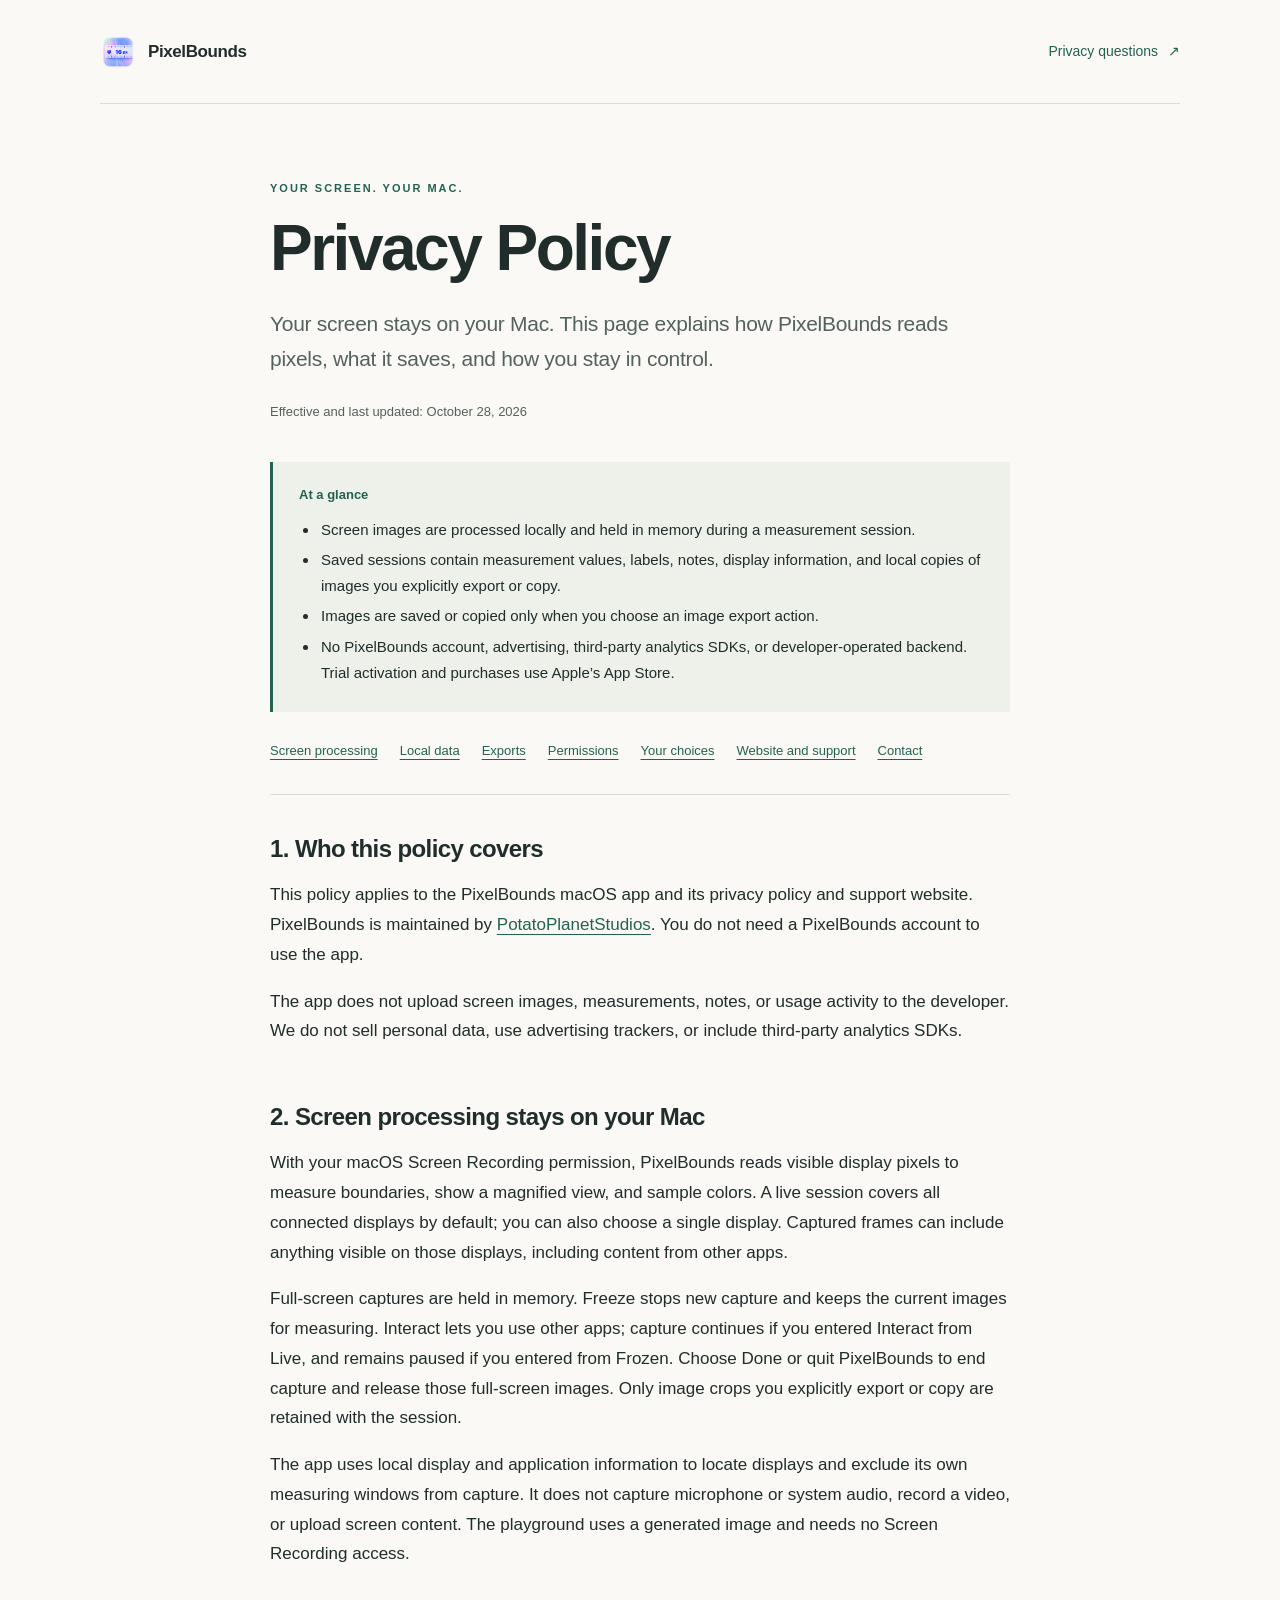
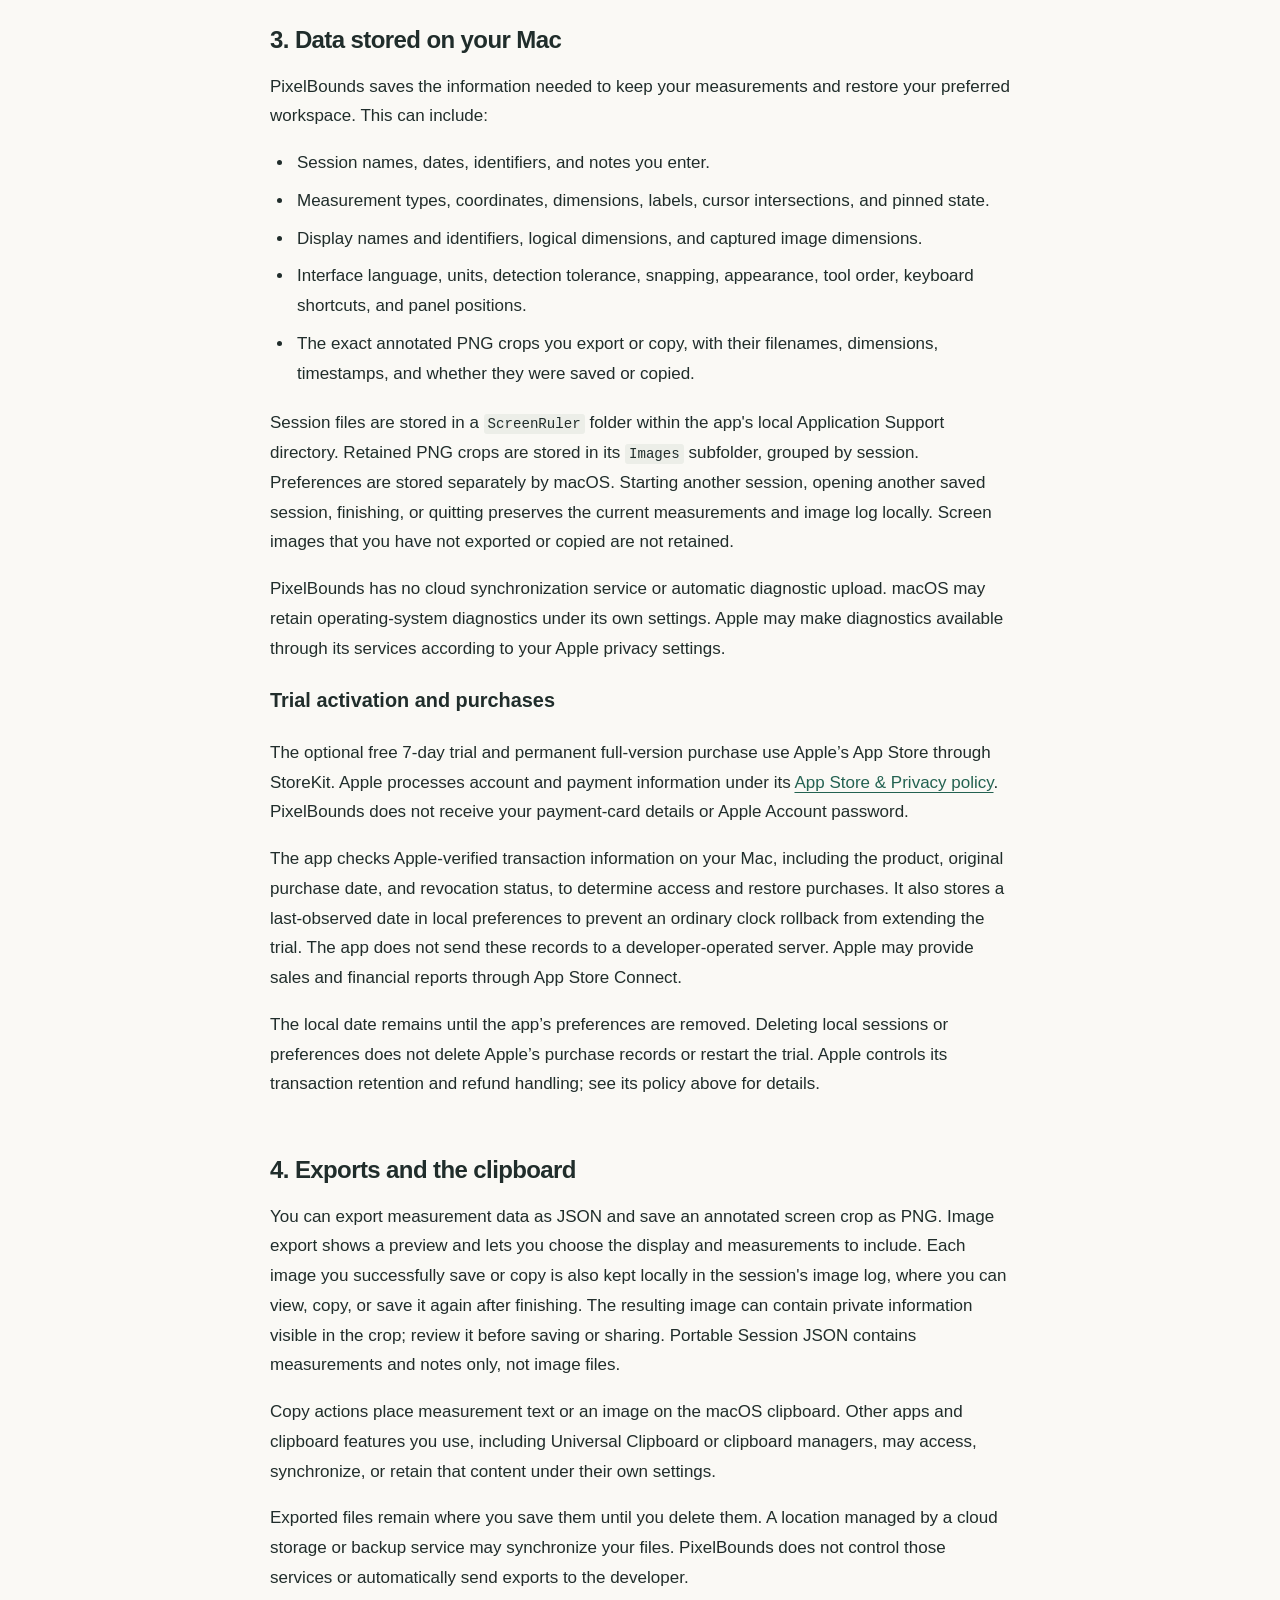
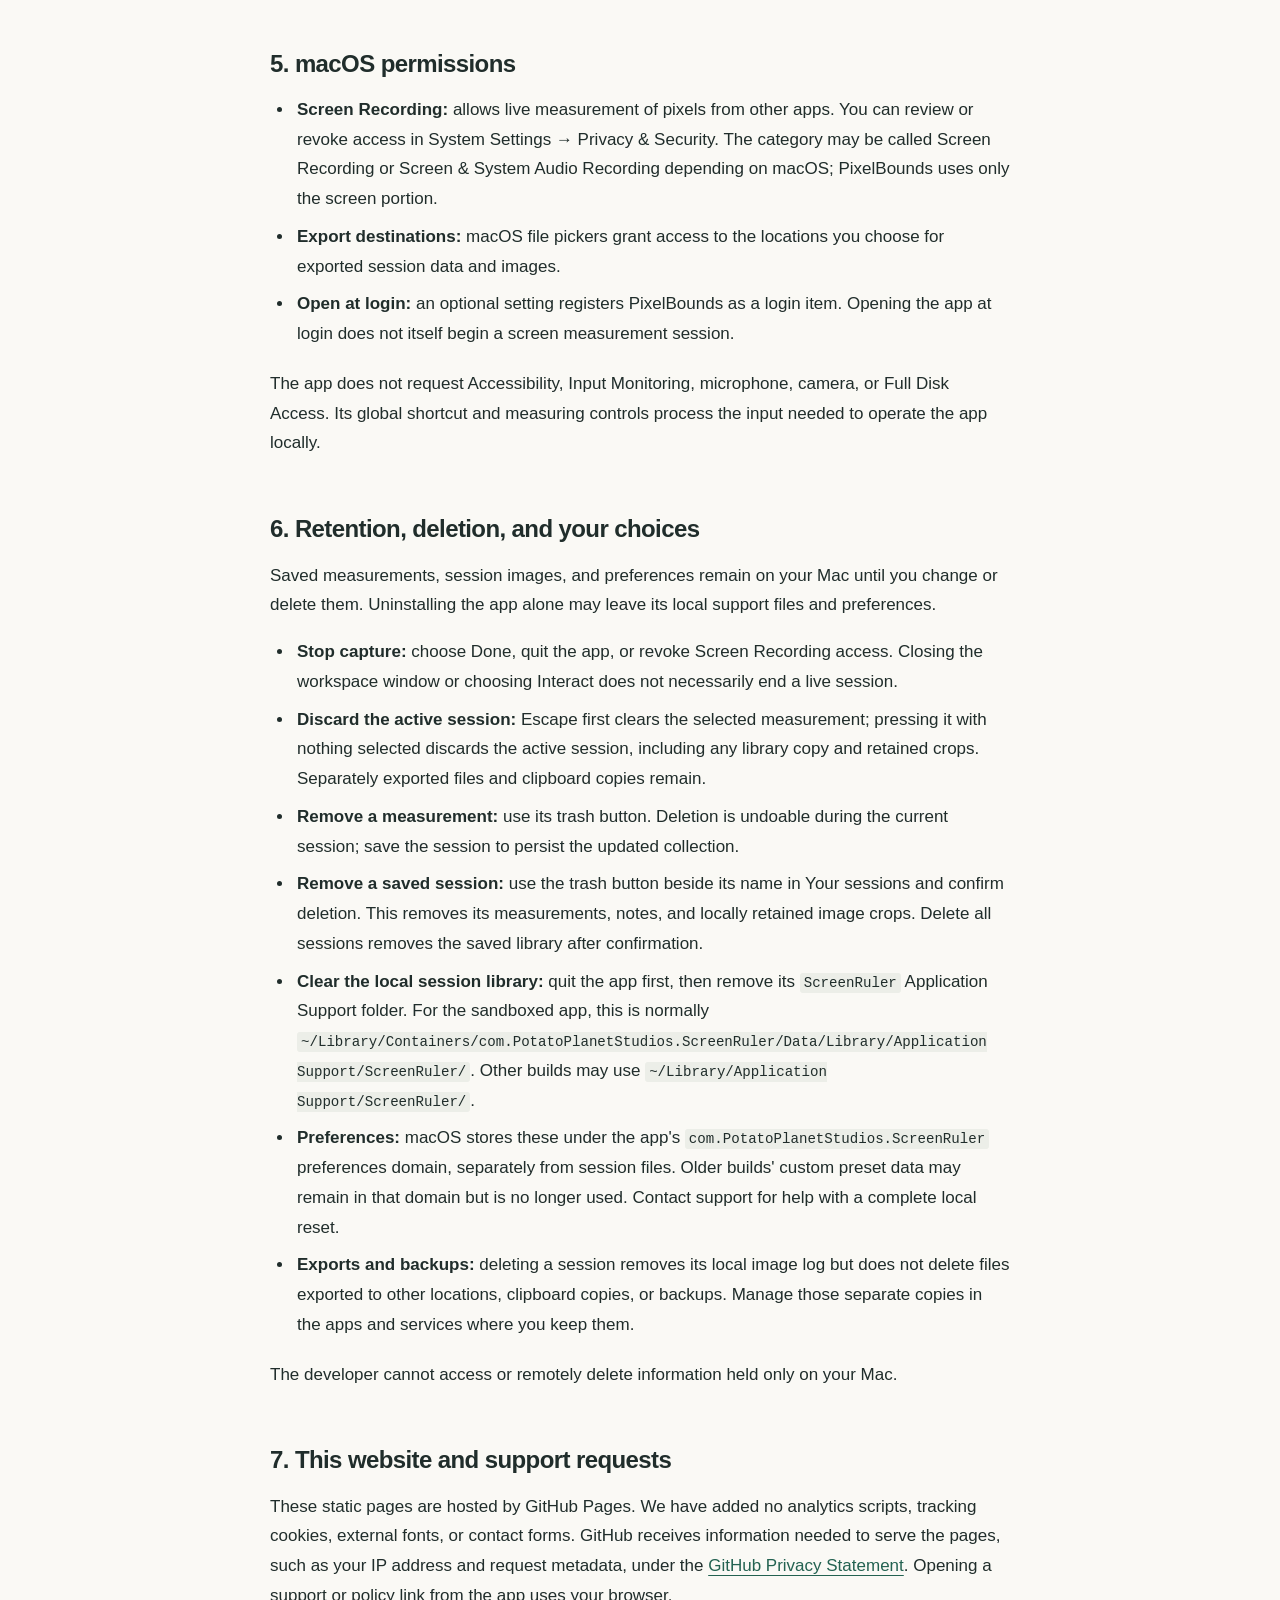
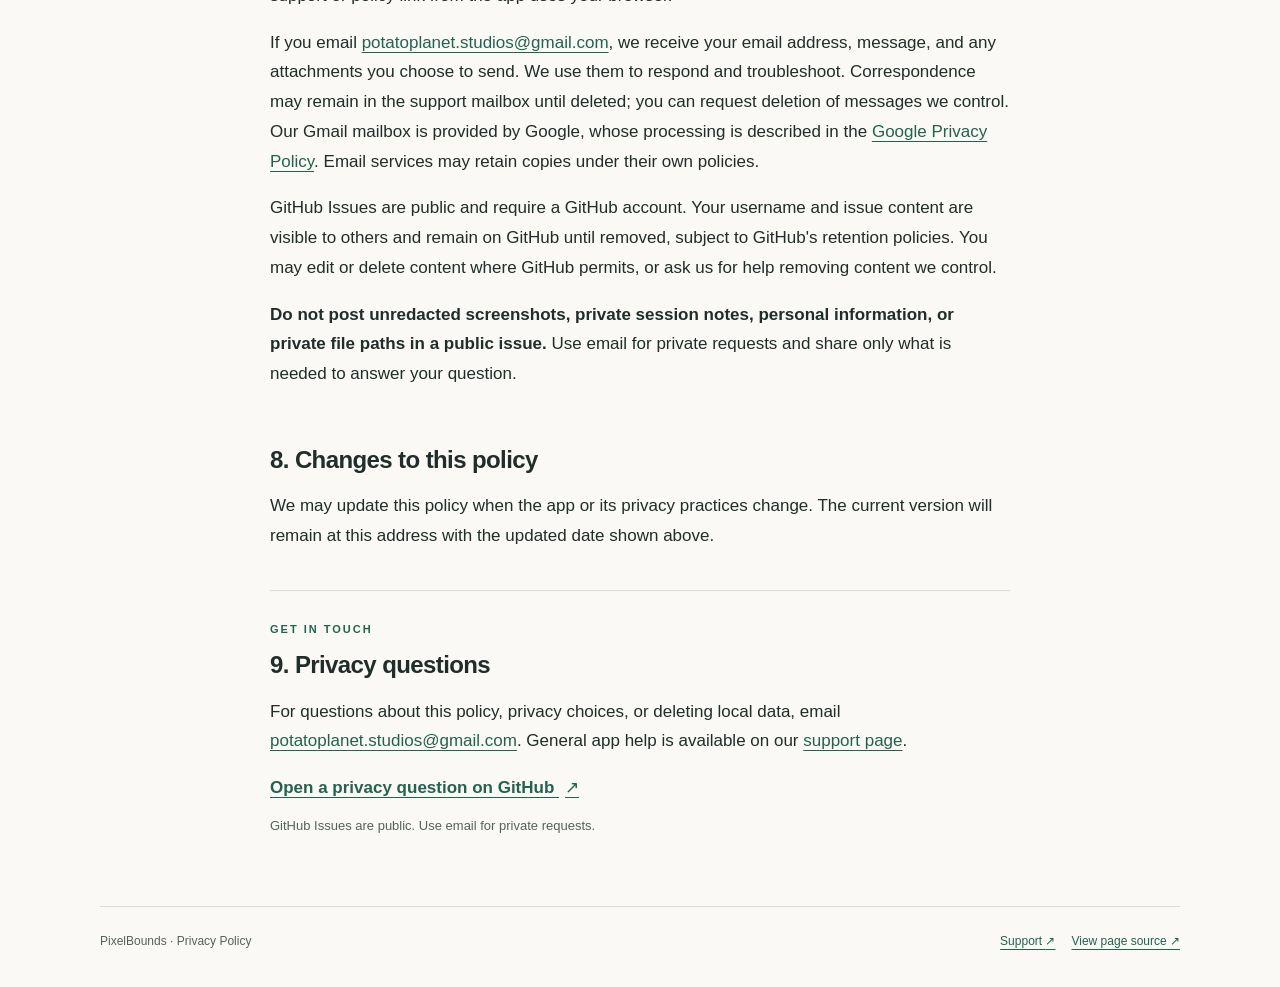
<file: index.html>
<!doctype html>
<html lang="en">
  <head>
    <meta charset="utf-8">
    <meta name="viewport" content="width=device-width, initial-scale=1">
    <meta name="description" content="PixelBounds privacy policy: local screen processing, saved measurements, image exports, permissions, and your privacy choices.">
    <meta name="color-scheme" content="light">
    <title>Privacy Policy · PixelBounds</title>
    <link rel="canonical" href="https://potatoplaneta.github.io/screen-ruler-privacy/">
    <link rel="icon" type="image/png" sizes="32x32" href="favicon-32.png?v=ruler-16px-20261022">
    <link rel="icon" type="image/png" sizes="16x16" href="favicon-16.png?v=ruler-16px-20261022">
    <link rel="stylesheet" href="styles.css">
  </head>
  <body>
    <a class="skip-link" href="#policy">Skip to privacy policy</a>
    <header class="site-header">
      <a class="brand" href="./" aria-label="PixelBounds privacy policy home">
        <img src="app-icon.png?v=ruler-16px-20261022" srcset="app-icon.png?v=ruler-16px-20261022 1x, app-icon-512.png?v=ruler-16px-20261022 2x" alt="" width="36" height="36">
        <span>PixelBounds</span>
      </a>
      <a class="header-link" href="#contact">Privacy questions <span aria-hidden="true">↗</span></a>
    </header>
    <main id="policy">
      <div class="introduction">
        <p class="eyebrow">YOUR SCREEN. YOUR MAC.</p>
        <h1>Privacy Policy</h1>
        <p class="lead">Your screen stays on your Mac. This page explains how PixelBounds reads pixels, what it saves, and how you stay in control.</p>
        <p class="updated">Effective and last updated: <time datetime="2026-10-28">October 28, 2026</time></p>
      </div>
      <aside class="overview" aria-label="Privacy at a glance">
        <p>At a glance</p>
        <ul>
          <li>Screen images are processed locally and held in memory during a measurement session.</li>
          <li>Saved sessions contain measurement values, labels, notes, display information, and local copies of images you explicitly export or copy.</li>
          <li>Images are saved or copied only when you choose an image export action.</li>
          <li>No PixelBounds account, advertising, third-party analytics SDKs, or developer-operated backend. Trial activation and purchases use Apple’s App Store.</li>
        </ul>
      </aside>
      <nav class="contents" aria-label="Policy sections">
        <a href="#screen">Screen processing</a>
        <a href="#local-data">Local data</a>
        <a href="#exports">Exports</a>
        <a href="#permissions">Permissions</a>
        <a href="#your-choices">Your choices</a>
        <a href="#website">Website and support</a>
        <a href="#contact">Contact</a>
      </nav>
      <section id="scope">
        <h2>1. Who this policy covers</h2>
        <p>This policy applies to the PixelBounds macOS app and its privacy policy and support website. PixelBounds is maintained by <a href="https://github.com/potatoplaneta">PotatoPlanetStudios</a>. You do not need a PixelBounds account to use the app.</p>
        <p>The app does not upload screen images, measurements, notes, or usage activity to the developer. We do not sell personal data, use advertising trackers, or include third-party analytics SDKs.</p>
      </section>
      <section id="screen">
        <h2>2. Screen processing stays on your Mac</h2>
        <p>With your macOS Screen Recording permission, PixelBounds reads visible display pixels to measure boundaries, show a magnified view, and sample colors. A live session covers all connected displays by default; you can also choose a single display. Captured frames can include anything visible on those displays, including content from other apps.</p>
        <p>Full-screen captures are held in memory. Freeze stops new capture and keeps the current images for measuring. Interact lets you use other apps; capture continues if you entered Interact from Live, and remains paused if you entered from Frozen. Choose Done or quit PixelBounds to end capture and release those full-screen images. Only image crops you explicitly export or copy are retained with the session.</p>
        <p>The app uses local display and application information to locate displays and exclude its own measuring windows from capture. It does not capture microphone or system audio, record a video, or upload screen content. The playground uses a generated image and needs no Screen Recording access.</p>
      </section>
      <section id="local-data">
        <h2>3. Data stored on your Mac</h2>
        <p>PixelBounds saves the information needed to keep your measurements and restore your preferred workspace. This can include:</p>
        <ul>
          <li>Session names, dates, identifiers, and notes you enter.</li>
          <li>Measurement types, coordinates, dimensions, labels, cursor intersections, and pinned state.</li>
          <li>Display names and identifiers, logical dimensions, and captured image dimensions.</li>
          <li>Interface language, units, detection tolerance, snapping, appearance, tool order, keyboard shortcuts, and panel positions.</li>
          <li>The exact annotated PNG crops you export or copy, with their filenames, dimensions, timestamps, and whether they were saved or copied.</li>
        </ul>
        <p>Session files are stored in a <code>ScreenRuler</code> folder within the app's local Application Support directory. Retained PNG crops are stored in its <code>Images</code> subfolder, grouped by session. Preferences are stored separately by macOS. Starting another session, opening another saved session, finishing, or quitting preserves the current measurements and image log locally. Screen images that you have not exported or copied are not retained.</p>
        <p>PixelBounds has no cloud synchronization service or automatic diagnostic upload. macOS may retain operating-system diagnostics under its own settings. Apple may make diagnostics available through its services according to your Apple privacy settings.</p>
        <h3>Trial activation and purchases</h3>
        <p>The optional free 7-day trial and permanent full-version purchase use Apple’s App Store through StoreKit. Apple processes account and payment information under its <a href="https://www.apple.com/legal/privacy/data/en/app-store/">App Store &amp; Privacy policy</a>. PixelBounds does not receive your payment-card details or Apple Account password.</p>
        <p>The app checks Apple-verified transaction information on your Mac, including the product, original purchase date, and revocation status, to determine access and restore purchases. It also stores a last-observed date in local preferences to prevent an ordinary clock rollback from extending the trial. The app does not send these records to a developer-operated server. Apple may provide sales and financial reports through App Store Connect.</p>
        <p>The local date remains until the app’s preferences are removed. Deleting local sessions or preferences does not delete Apple’s purchase records or restart the trial. Apple controls its transaction retention and refund handling; see its policy above for details.</p>
      </section>
      <section id="exports">
        <h2>4. Exports and the clipboard</h2>
        <p>You can export measurement data as JSON and save an annotated screen crop as PNG. Image export shows a preview and lets you choose the display and measurements to include. Each image you successfully save or copy is also kept locally in the session's image log, where you can view, copy, or save it again after finishing. The resulting image can contain private information visible in the crop; review it before saving or sharing. Portable Session JSON contains measurements and notes only, not image files.</p>
        <p>Copy actions place measurement text or an image on the macOS clipboard. Other apps and clipboard features you use, including Universal Clipboard or clipboard managers, may access, synchronize, or retain that content under their own settings.</p>
        <p>Exported files remain where you save them until you delete them. A location managed by a cloud storage or backup service may synchronize your files. PixelBounds does not control those services or automatically send exports to the developer.</p>
      </section>
      <section id="permissions">
        <h2>5. macOS permissions</h2>
        <ul>
          <li><strong>Screen Recording:</strong> allows live measurement of pixels from other apps. You can review or revoke access in System Settings → Privacy &amp; Security. The category may be called Screen Recording or Screen &amp; System Audio Recording depending on macOS; PixelBounds uses only the screen portion.</li>
          <li><strong>Export destinations:</strong> macOS file pickers grant access to the locations you choose for exported session data and images.</li>
          <li><strong>Open at login:</strong> an optional setting registers PixelBounds as a login item. Opening the app at login does not itself begin a screen measurement session.</li>
        </ul>
        <p>The app does not request Accessibility, Input Monitoring, microphone, camera, or Full Disk Access. Its global shortcut and measuring controls process the input needed to operate the app locally.</p>
      </section>
      <section id="your-choices">
        <h2>6. Retention, deletion, and your choices</h2>
        <p>Saved measurements, session images, and preferences remain on your Mac until you change or delete them. Uninstalling the app alone may leave its local support files and preferences.</p>
        <ul>
          <li><strong>Stop capture:</strong> choose Done, quit the app, or revoke Screen Recording access. Closing the workspace window or choosing Interact does not necessarily end a live session.</li>
          <li><strong>Discard the active session:</strong> Escape first clears the selected measurement; pressing it with nothing selected discards the active session, including any library copy and retained crops. Separately exported files and clipboard copies remain.</li>
          <li><strong>Remove a measurement:</strong> use its trash button. Deletion is undoable during the current session; save the session to persist the updated collection.</li>
          <li><strong>Remove a saved session:</strong> use the trash button beside its name in Your sessions and confirm deletion. This removes its measurements, notes, and locally retained image crops. Delete all sessions removes the saved library after confirmation.</li>
          <li><strong>Clear the local session library:</strong> quit the app first, then remove its <code>ScreenRuler</code> Application Support folder. For the sandboxed app, this is normally <code>~/Library/Containers/com.PotatoPlanetStudios.ScreenRuler/Data/Library/Application Support/ScreenRuler/</code>. Other builds may use <code>~/Library/Application Support/ScreenRuler/</code>.</li>
          <li><strong>Preferences:</strong> macOS stores these under the app's <code>com.PotatoPlanetStudios.ScreenRuler</code> preferences domain, separately from session files. Older builds' custom preset data may remain in that domain but is no longer used. Contact support for help with a complete local reset.</li>
          <li><strong>Exports and backups:</strong> deleting a session removes its local image log but does not delete files exported to other locations, clipboard copies, or backups. Manage those separate copies in the apps and services where you keep them.</li>
        </ul>
        <p>The developer cannot access or remotely delete information held only on your Mac.</p>
      </section>
      <section id="website">
        <h2>7. This website and support requests</h2>
        <p>These static pages are hosted by GitHub Pages. We have added no analytics scripts, tracking cookies, external fonts, or contact forms. GitHub receives information needed to serve the pages, such as your IP address and request metadata, under the <a href="https://docs.github.com/en/site-policy/privacy-policies/github-general-privacy-statement">GitHub Privacy Statement</a>. Opening a support or policy link from the app uses your browser.</p>
        <p>If you email <a href="mailto:potatoplanet.studios@gmail.com">potatoplanet.studios@gmail.com</a>, we receive your email address, message, and any attachments you choose to send. We use them to respond and troubleshoot. Correspondence may remain in the support mailbox until deleted; you can request deletion of messages we control. Our Gmail mailbox is provided by Google, whose processing is described in the <a href="https://policies.google.com/privacy">Google Privacy Policy</a>. Email services may retain copies under their own policies.</p>
        <p>GitHub Issues are public and require a GitHub account. Your username and issue content are visible to others and remain on GitHub until removed, subject to GitHub's retention policies. You may edit or delete content where GitHub permits, or ask us for help removing content we control.</p>
        <p><strong>Do not post unredacted screenshots, private session notes, personal information, or private file paths in a public issue.</strong> Use email for private requests and share only what is needed to answer your question.</p>
      </section>
      <section id="changes">
        <h2>8. Changes to this policy</h2>
        <p>We may update this policy when the app or its privacy practices change. The current version will remain at this address with the updated date shown above.</p>
      </section>
      <section id="contact" class="contact">
        <p class="eyebrow">GET IN TOUCH</p>
        <h2>9. Privacy questions</h2>
        <p>For questions about this policy, privacy choices, or deleting local data, email <a href="mailto:potatoplanet.studios@gmail.com?subject=PixelBounds%20privacy">potatoplanet.studios@gmail.com</a>. General app help is available on our <a href="support.html">support page</a>.</p>
        <a class="contact-link" href="https://github.com/potatoplaneta/screen-ruler-privacy/issues/new?title=Privacy%20question">Open a privacy question on GitHub <span aria-hidden="true">↗</span></a>
        <p class="contact-note">GitHub Issues are public. Use email for private requests.</p>
      </section>
    </main>
    <footer class="site-footer">
      <span>PixelBounds · Privacy Policy</span>
      <div class="footer-links">
        <a href="support.html">Support <span aria-hidden="true">↗</span></a>
        <a href="https://github.com/potatoplaneta/screen-ruler-privacy">View page source <span aria-hidden="true">↗</span></a>
      </div>
    </footer>
  </body>
</html>
</file>
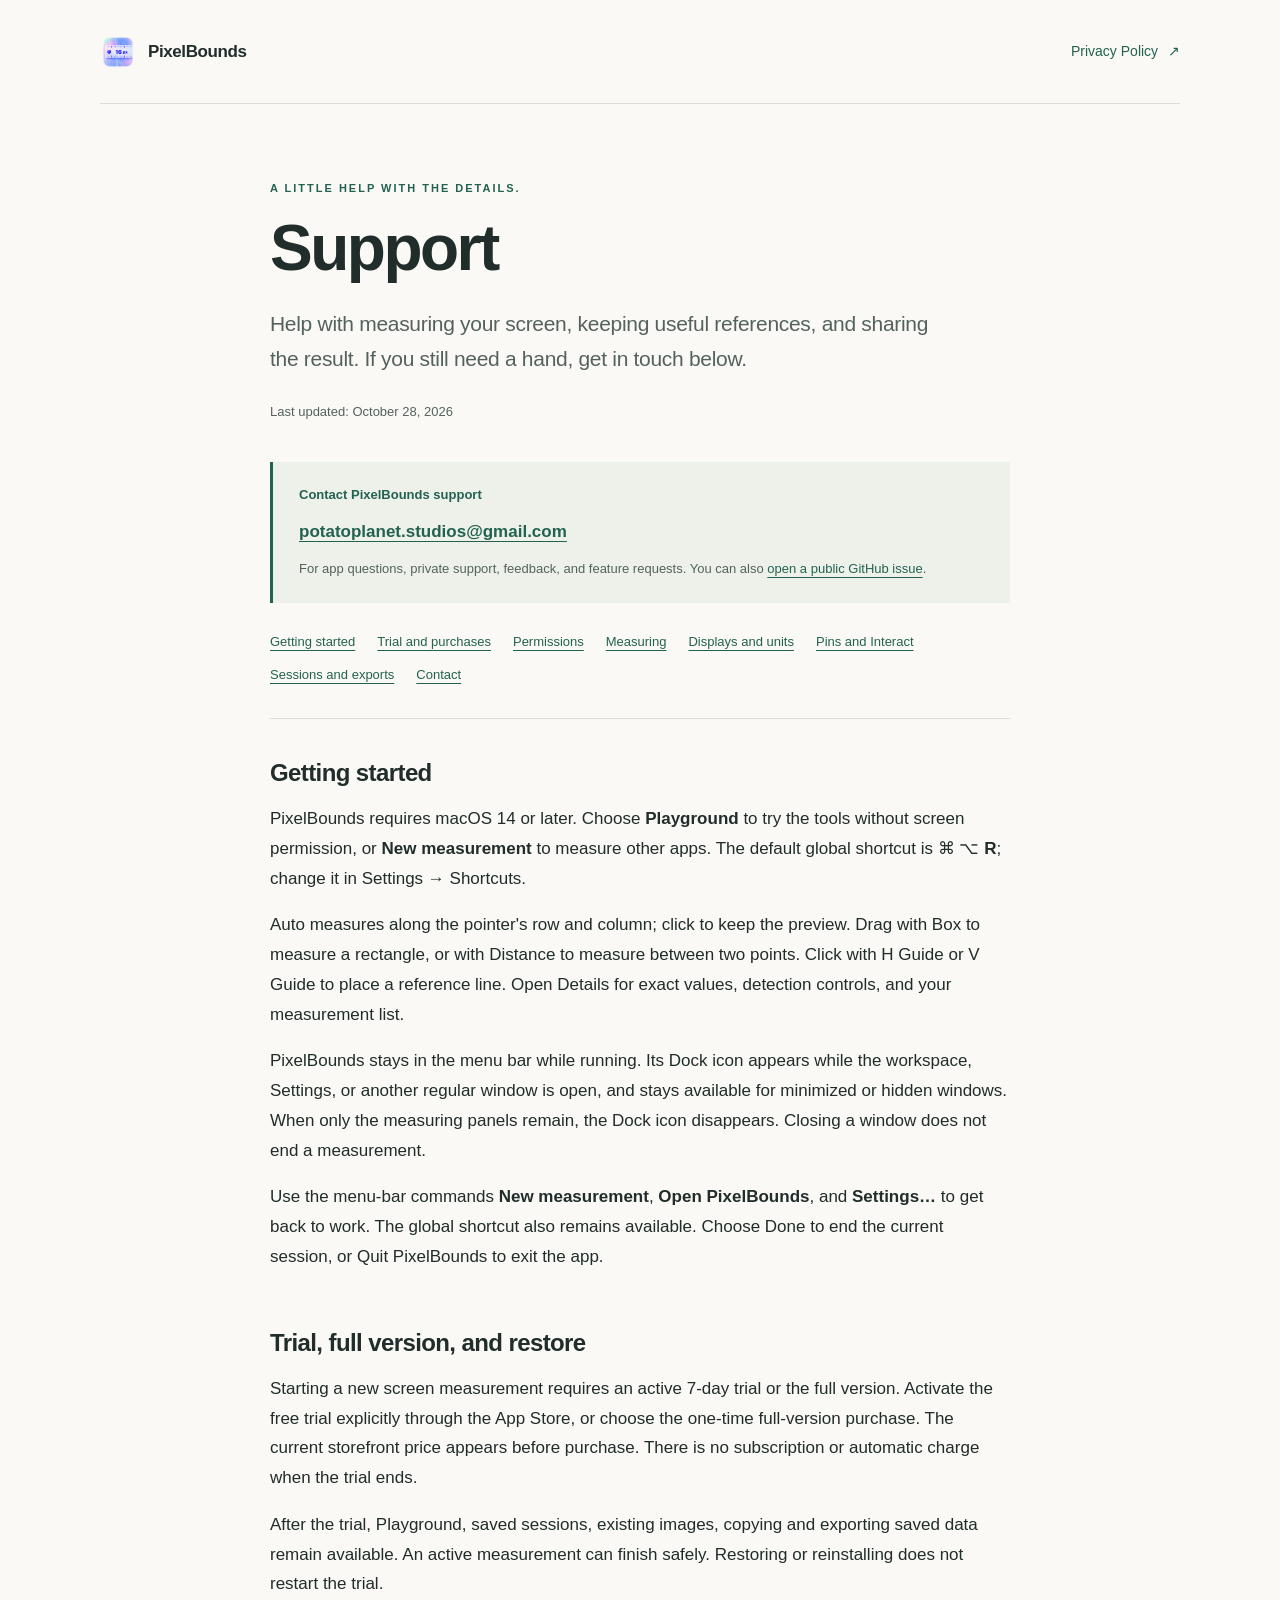
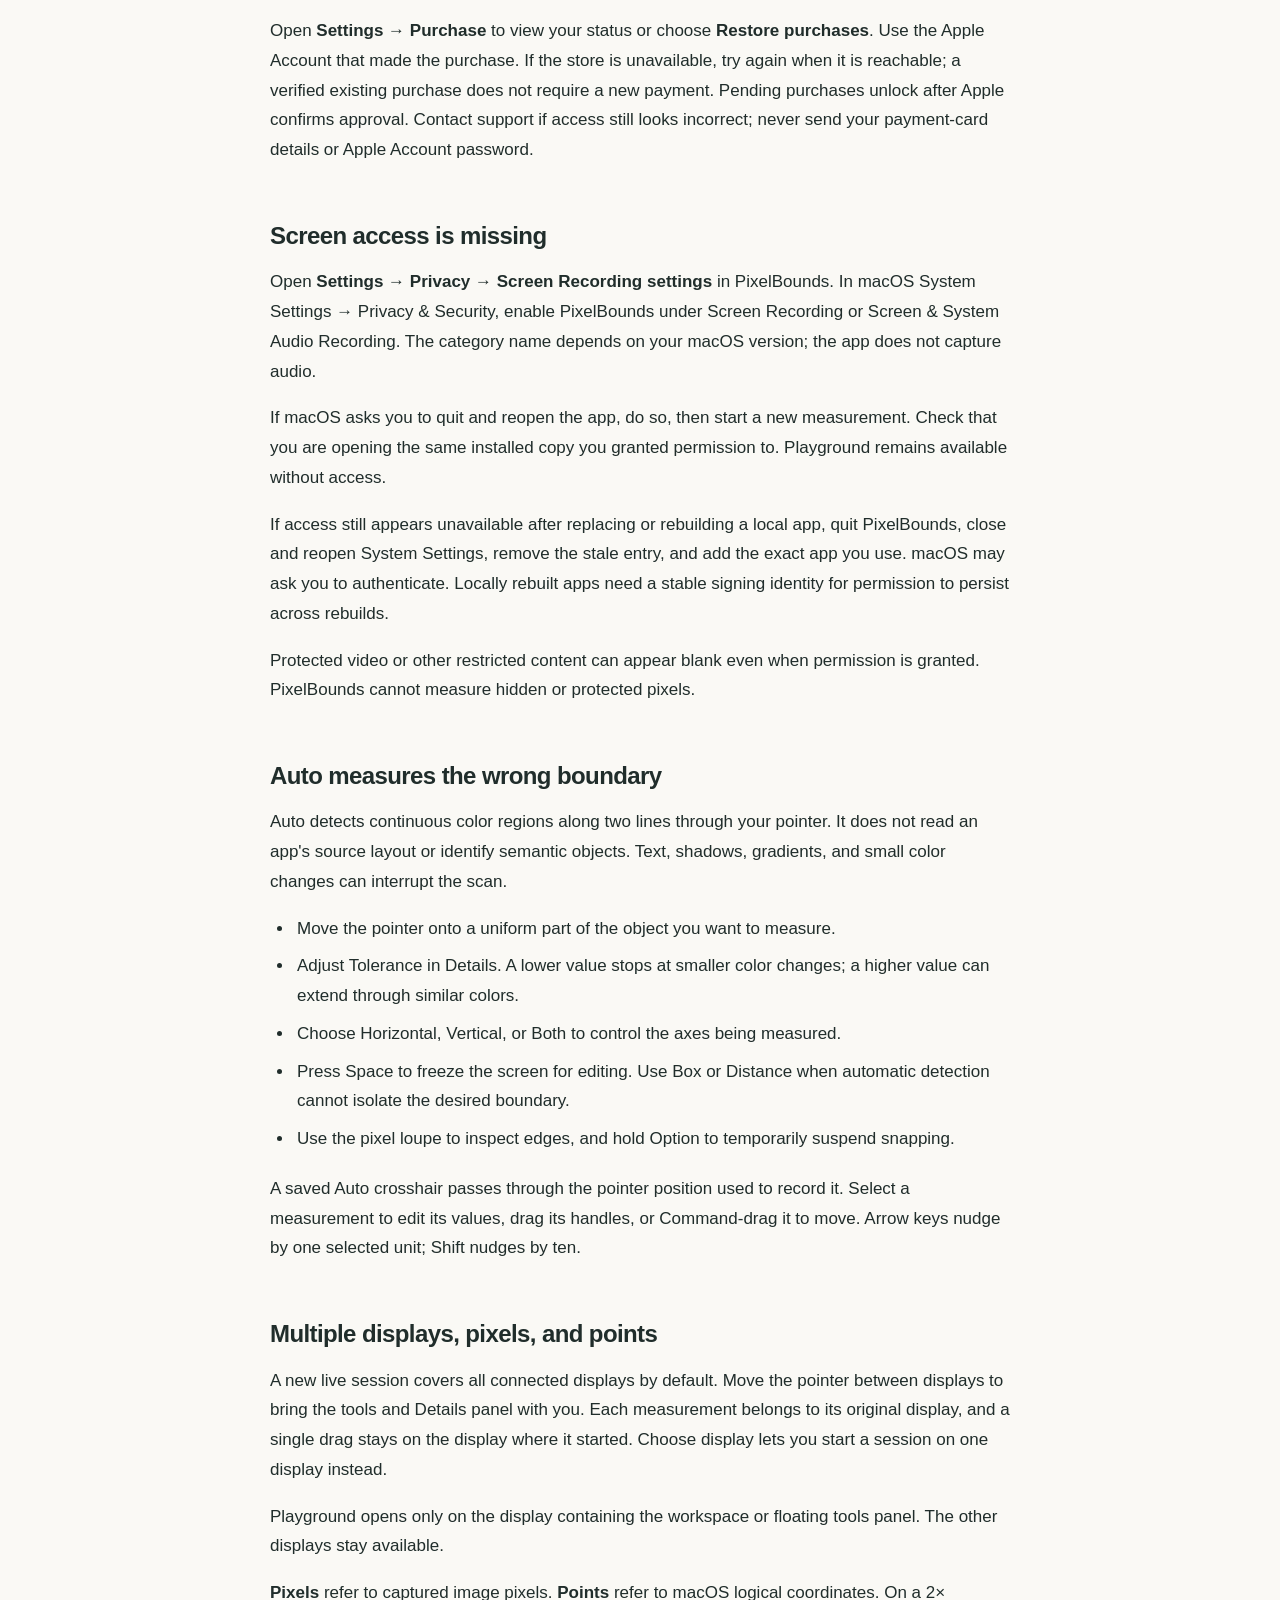
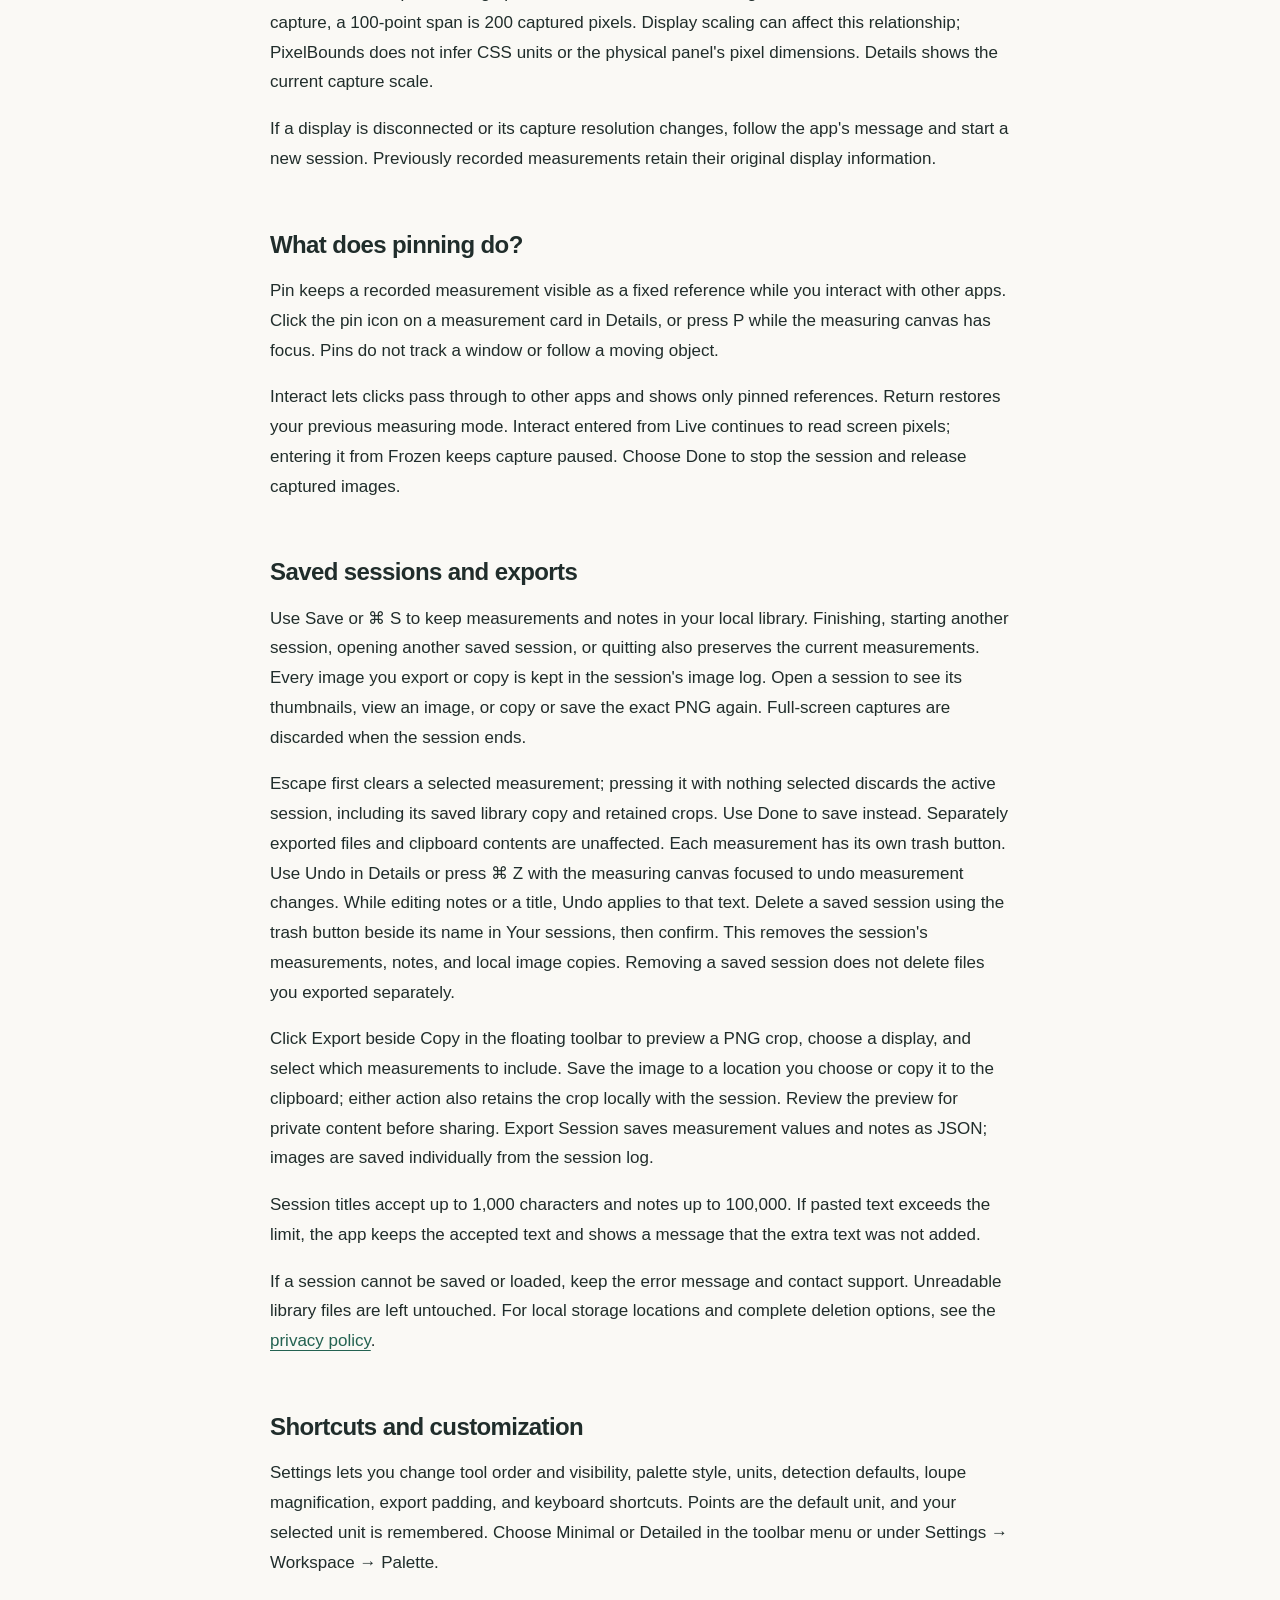
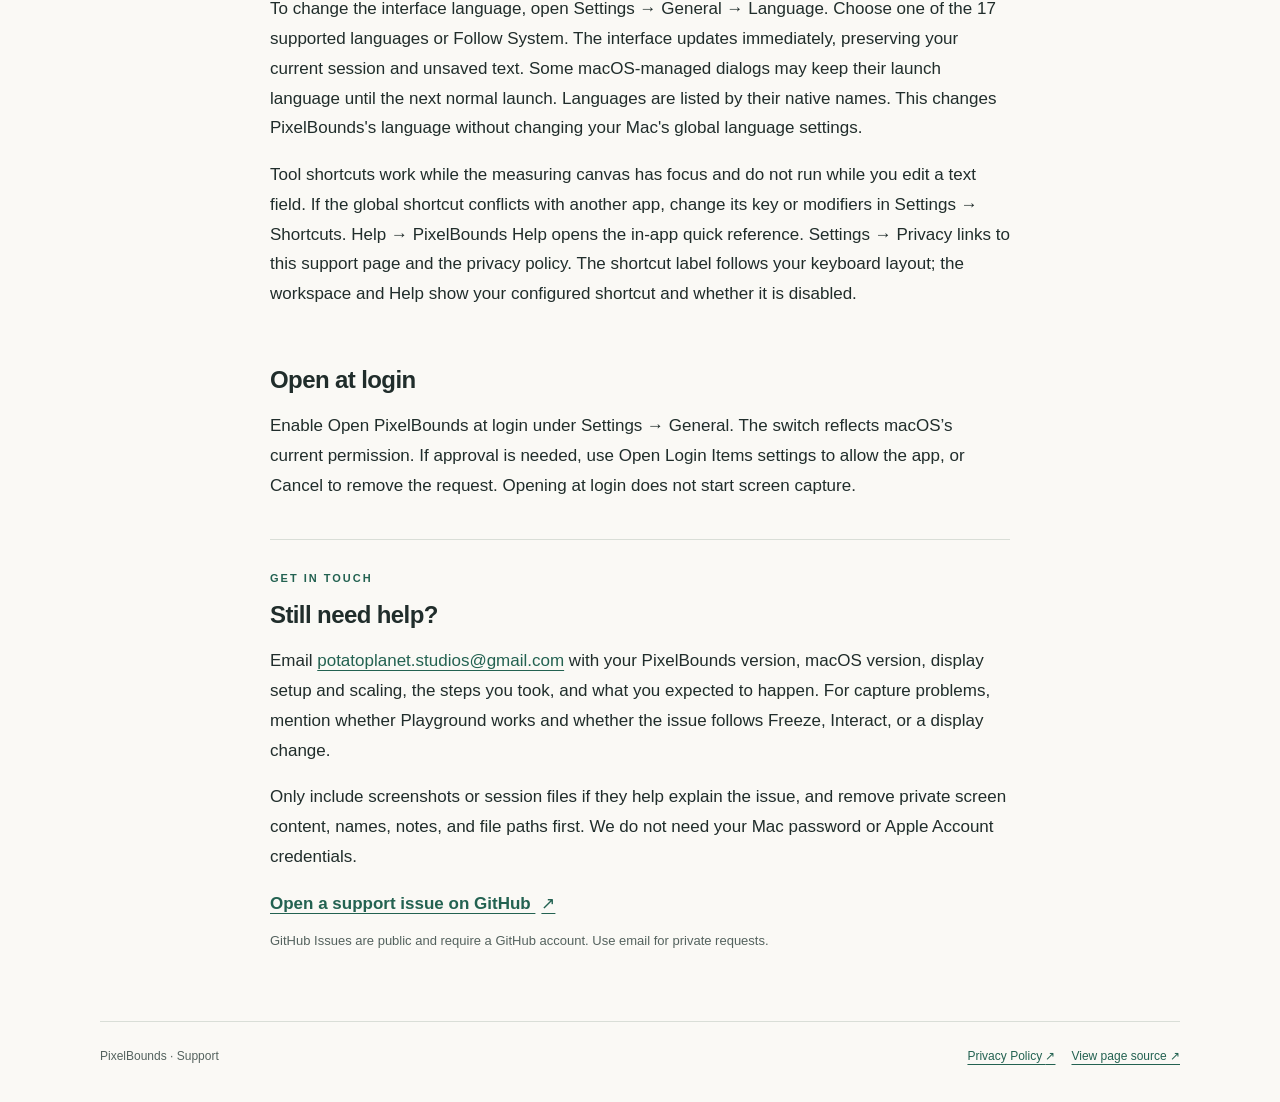
<file: support.html>
<!doctype html>
<html lang="en">
  <head>
    <meta charset="utf-8">
    <meta name="viewport" content="width=device-width, initial-scale=1">
    <meta name="description" content="Get help with PixelBounds for macOS: screen permissions, automatic measurements, multiple displays, pins, saved sessions, and exports.">
    <meta name="color-scheme" content="light">
    <title>Support · PixelBounds</title>
    <link rel="canonical" href="https://potatoplaneta.github.io/screen-ruler-privacy/support.html">
    <link rel="icon" type="image/png" sizes="32x32" href="favicon-32.png?v=ruler-16px-20261022">
    <link rel="icon" type="image/png" sizes="16x16" href="favicon-16.png?v=ruler-16px-20261022">
    <link rel="stylesheet" href="styles.css">
  </head>
  <body>
    <a class="skip-link" href="#support">Skip to support</a>
    <header class="site-header">
      <a class="brand" href="./" aria-label="PixelBounds privacy policy home">
        <img src="app-icon.png?v=ruler-16px-20261022" srcset="app-icon.png?v=ruler-16px-20261022 1x, app-icon-512.png?v=ruler-16px-20261022 2x" alt="" width="36" height="36">
        <span>PixelBounds</span>
      </a>
      <a class="header-link" href="./">Privacy Policy <span aria-hidden="true">↗</span></a>
    </header>
    <main id="support">
      <div class="introduction">
        <p class="eyebrow">A LITTLE HELP WITH THE DETAILS.</p>
        <h1>Support</h1>
        <p class="lead">Help with measuring your screen, keeping useful references, and sharing the result. If you still need a hand, get in touch below.</p>
        <p class="updated">Last updated: <time datetime="2026-10-28">October 28, 2026</time></p>
      </div>
      <aside class="overview" aria-label="Contact support">
        <p>Contact PixelBounds support</p>
        <a class="contact-link" href="mailto:potatoplanet.studios@gmail.com?subject=PixelBounds%20support">potatoplanet.studios@gmail.com</a>
        <p class="contact-note">For app questions, private support, feedback, and feature requests. You can also <a href="https://github.com/potatoplaneta/screen-ruler-privacy/issues/new?title=PixelBounds%20support">open a public GitHub issue</a>.</p>
      </aside>
      <nav class="contents" aria-label="Support topics">
        <a href="#getting-started">Getting started</a>
        <a href="#purchases">Trial and purchases</a>
        <a href="#permissions">Permissions</a>
        <a href="#measurement">Measuring</a>
        <a href="#displays">Displays and units</a>
        <a href="#pins">Pins and Interact</a>
        <a href="#sessions">Sessions and exports</a>
        <a href="#contact">Contact</a>
      </nav>
      <section id="getting-started">
        <h2>Getting started</h2>
        <p>PixelBounds requires macOS 14 or later. Choose <strong>Playground</strong> to try the tools without screen permission, or <strong>New measurement</strong> to measure other apps. The default global shortcut is <strong>⌘ ⌥ R</strong>; change it in Settings → Shortcuts.</p>
        <p>Auto measures along the pointer's row and column; click to keep the preview. Drag with Box to measure a rectangle, or with Distance to measure between two points. Click with H Guide or V Guide to place a reference line. Open Details for exact values, detection controls, and your measurement list.</p>
        <p>PixelBounds stays in the menu bar while running. Its Dock icon appears while the workspace, Settings, or another regular window is open, and stays available for minimized or hidden windows. When only the measuring panels remain, the Dock icon disappears. Closing a window does not end a measurement.</p>
        <p>Use the menu-bar commands <strong>New measurement</strong>, <strong>Open PixelBounds</strong>, and <strong>Settings…</strong> to get back to work. The global shortcut also remains available. Choose Done to end the current session, or Quit PixelBounds to exit the app.</p>
      </section>
      <section id="purchases">
        <h2>Trial, full version, and restore</h2>
        <p>Starting a new screen measurement requires an active 7-day trial or the full version. Activate the free trial explicitly through the App Store, or choose the one-time full-version purchase. The current storefront price appears before purchase. There is no subscription or automatic charge when the trial ends.</p>
        <p>After the trial, Playground, saved sessions, existing images, copying and exporting saved data remain available. An active measurement can finish safely. Restoring or reinstalling does not restart the trial.</p>
        <p>Open <strong>Settings → Purchase</strong> to view your status or choose <strong>Restore purchases</strong>. Use the Apple Account that made the purchase. If the store is unavailable, try again when it is reachable; a verified existing purchase does not require a new payment. Pending purchases unlock after Apple confirms approval. Contact support if access still looks incorrect; never send your payment-card details or Apple Account password.</p>
      </section>
      <section id="permissions">
        <h2>Screen access is missing</h2>
        <p>Open <strong>Settings → Privacy → Screen Recording settings</strong> in PixelBounds. In macOS System Settings → Privacy &amp; Security, enable PixelBounds under Screen Recording or Screen &amp; System Audio Recording. The category name depends on your macOS version; the app does not capture audio.</p>
        <p>If macOS asks you to quit and reopen the app, do so, then start a new measurement. Check that you are opening the same installed copy you granted permission to. Playground remains available without access.</p>
        <p>If access still appears unavailable after replacing or rebuilding a local app, quit PixelBounds, close and reopen System Settings, remove the stale entry, and add the exact app you use. macOS may ask you to authenticate. Locally rebuilt apps need a stable signing identity for permission to persist across rebuilds.</p>
        <p>Protected video or other restricted content can appear blank even when permission is granted. PixelBounds cannot measure hidden or protected pixels.</p>
      </section>
      <section id="measurement">
        <h2>Auto measures the wrong boundary</h2>
        <p>Auto detects continuous color regions along two lines through your pointer. It does not read an app's source layout or identify semantic objects. Text, shadows, gradients, and small color changes can interrupt the scan.</p>
        <ul>
          <li>Move the pointer onto a uniform part of the object you want to measure.</li>
          <li>Adjust Tolerance in Details. A lower value stops at smaller color changes; a higher value can extend through similar colors.</li>
          <li>Choose Horizontal, Vertical, or Both to control the axes being measured.</li>
          <li>Press Space to freeze the screen for editing. Use Box or Distance when automatic detection cannot isolate the desired boundary.</li>
          <li>Use the pixel loupe to inspect edges, and hold Option to temporarily suspend snapping.</li>
        </ul>
        <p>A saved Auto crosshair passes through the pointer position used to record it. Select a measurement to edit its values, drag its handles, or Command-drag it to move. Arrow keys nudge by one selected unit; Shift nudges by ten.</p>
      </section>
      <section id="displays">
        <h2>Multiple displays, pixels, and points</h2>
        <p>A new live session covers all connected displays by default. Move the pointer between displays to bring the tools and Details panel with you. Each measurement belongs to its original display, and a single drag stays on the display where it started. Choose display lets you start a session on one display instead.</p>
        <p>Playground opens only on the display containing the workspace or floating tools panel. The other displays stay available.</p>
        <p><strong>Pixels</strong> refer to captured image pixels. <strong>Points</strong> refer to macOS logical coordinates. On a 2× capture, a 100-point span is 200 captured pixels. Display scaling can affect this relationship; PixelBounds does not infer CSS units or the physical panel's pixel dimensions. Details shows the current capture scale.</p>
        <p>If a display is disconnected or its capture resolution changes, follow the app's message and start a new session. Previously recorded measurements retain their original display information.</p>
      </section>
      <section id="pins">
        <h2>What does pinning do?</h2>
        <p>Pin keeps a recorded measurement visible as a fixed reference while you interact with other apps. Click the pin icon on a measurement card in Details, or press P while the measuring canvas has focus. Pins do not track a window or follow a moving object.</p>
        <p>Interact lets clicks pass through to other apps and shows only pinned references. Return restores your previous measuring mode. Interact entered from Live continues to read screen pixels; entering it from Frozen keeps capture paused. Choose Done to stop the session and release captured images.</p>
      </section>
      <section id="sessions">
        <h2>Saved sessions and exports</h2>
        <p>Use Save or ⌘ S to keep measurements and notes in your local library. Finishing, starting another session, opening another saved session, or quitting also preserves the current measurements. Every image you export or copy is kept in the session's image log. Open a session to see its thumbnails, view an image, or copy or save the exact PNG again. Full-screen captures are discarded when the session ends.</p>
        <p>Escape first clears a selected measurement; pressing it with nothing selected discards the active session, including its saved library copy and retained crops. Use Done to save instead. Separately exported files and clipboard contents are unaffected. Each measurement has its own trash button. Use Undo in Details or press ⌘ Z with the measuring canvas focused to undo measurement changes. While editing notes or a title, Undo applies to that text. Delete a saved session using the trash button beside its name in Your sessions, then confirm. This removes the session's measurements, notes, and local image copies. Removing a saved session does not delete files you exported separately.</p>
        <p>Click Export beside Copy in the floating toolbar to preview a PNG crop, choose a display, and select which measurements to include. Save the image to a location you choose or copy it to the clipboard; either action also retains the crop locally with the session. Review the preview for private content before sharing. Export Session saves measurement values and notes as JSON; images are saved individually from the session log.</p>
        <p>Session titles accept up to 1,000 characters and notes up to 100,000. If pasted text exceeds the limit, the app keeps the accepted text and shows a message that the extra text was not added.</p>
        <p>If a session cannot be saved or loaded, keep the error message and contact support. Unreadable library files are left untouched. For local storage locations and complete deletion options, see the <a href="./#your-choices">privacy policy</a>.</p>
      </section>
      <section id="shortcuts">
        <h2>Shortcuts and customization</h2>
        <p>Settings lets you change tool order and visibility, palette style, units, detection defaults, loupe magnification, export padding, and keyboard shortcuts. Points are the default unit, and your selected unit is remembered. Choose Minimal or Detailed in the toolbar menu or under Settings → Workspace → Palette.</p>
        <p>To change the interface language, open Settings → General → Language. Choose one of the 17 supported languages or Follow System. The interface updates immediately, preserving your current session and unsaved text. Some macOS-managed dialogs may keep their launch language until the next normal launch. Languages are listed by their native names. This changes PixelBounds's language without changing your Mac's global language settings.</p>
        <p>Tool shortcuts work while the measuring canvas has focus and do not run while you edit a text field. If the global shortcut conflicts with another app, change its key or modifiers in Settings → Shortcuts. Help → PixelBounds Help opens the in-app quick reference. Settings → Privacy links to this support page and the privacy policy. The shortcut label follows your keyboard layout; the workspace and Help show your configured shortcut and whether it is disabled.</p>
      </section>
      <section id="login">
        <h2>Open at login</h2>
        <p>Enable Open PixelBounds at login under Settings → General. The switch reflects macOS’s current permission. If approval is needed, use Open Login Items settings to allow the app, or Cancel to remove the request. Opening at login does not start screen capture.</p>
      </section>
      <section id="contact" class="contact">
        <p class="eyebrow">GET IN TOUCH</p>
        <h2>Still need help?</h2>
        <p>Email <a href="mailto:potatoplanet.studios@gmail.com?subject=PixelBounds%20support">potatoplanet.studios@gmail.com</a> with your PixelBounds version, macOS version, display setup and scaling, the steps you took, and what you expected to happen. For capture problems, mention whether Playground works and whether the issue follows Freeze, Interact, or a display change.</p>
        <p>Only include screenshots or session files if they help explain the issue, and remove private screen content, names, notes, and file paths first. We do not need your Mac password or Apple Account credentials.</p>
        <a class="contact-link" href="https://github.com/potatoplaneta/screen-ruler-privacy/issues/new?title=PixelBounds%20support">Open a support issue on GitHub <span aria-hidden="true">↗</span></a>
        <p class="contact-note">GitHub Issues are public and require a GitHub account. Use email for private requests.</p>
      </section>
    </main>
    <footer class="site-footer">
      <span>PixelBounds · Support</span>
      <div class="footer-links">
        <a href="./">Privacy Policy <span aria-hidden="true">↗</span></a>
        <a href="https://github.com/potatoplaneta/screen-ruler-privacy">View page source <span aria-hidden="true">↗</span></a>
      </div>
    </footer>
  </body>
</html>
</file>
<file: styles.css>
:root {
  color-scheme: light;
  --paper: #faf9f5;
  --ink: #202d2b;
  --muted: #54625e;
  --accent: #236251;
  --line: #d9ded7;
  font-family: -apple-system, BlinkMacSystemFont, "Segoe UI", sans-serif;
  background: var(--paper);
  color: var(--ink);
  font-synthesis: none;
}

* { box-sizing: border-box; }
body { margin: 0; font-size: 17px; line-height: 1.75; }
a { color: var(--accent); text-underline-offset: 4px; text-decoration-thickness: 1px; }
a:hover { text-decoration-thickness: 2px; }
a:focus-visible { outline: 3px solid var(--accent); outline-offset: 5px; border-radius: 2px; }
.site-header, .site-footer { width: min(1080px, calc(100% - 64px)); margin: 0 auto; display: flex; align-items: center; justify-content: space-between; gap: 24px; }
.site-header { min-height: 104px; border-bottom: 1px solid var(--line); }
.brand { display: inline-flex; align-items: center; gap: 12px; color: var(--ink); font-weight: 650; letter-spacing: -.4px; text-decoration: none; }
.brand img { display: block; }
.header-link { font-size: 14px; text-decoration: none; }
.header-link span, .contact-link span { margin-left: 6px; }
main { width: min(740px, calc(100% - 48px)); margin: 0 auto; }
.introduction { padding-top: 76px; }
.eyebrow { margin: 0 0 16px; color: var(--accent); font-size: 11px; line-height: 1.5; font-weight: 750; letter-spacing: 2px; }
h1 { margin: 0 0 24px; font-size: clamp(40px, 7vw, 64px); line-height: 1.1; font-weight: 650; letter-spacing: -2.5px; }
.lead { max-width: 690px; margin: 0 0 25px; color: var(--muted); font-size: 21px; line-height: 1.65; letter-spacing: -.3px; }
.updated { margin: 0; color: var(--muted); font-size: 13px; }
.overview { margin: 38px 0 28px; padding: 22px 26px; background: #edf1e9; border-left: 3px solid var(--accent); }
.overview > p:first-child { margin: 0 0 10px; font-size: 13px; font-weight: 750; color: var(--accent); }
.overview .contact-note { margin: 12px 0 0; }
.overview ul { margin: 0; padding-left: 20px; font-size: 15px; }
.overview li { padding-left: 2px; margin: 4px 0; }
.contents { display: flex; flex-wrap: wrap; gap: 10px 22px; padding: 0 0 31px; border-bottom: 1px solid var(--line); font-size: 13px; }
section { padding-top: 38px; scroll-margin-top: 24px; }
h2 { margin: 0 0 15px; font-size: 24px; font-weight: 650; line-height: 1.35; letter-spacing: -.6px; }
section p { margin: 0 0 17px; }
section ul { margin: 0 0 20px; padding-left: 24px; }
section li { margin: 8px 0; padding-left: 3px; }
strong { font-weight: 650; }
code { font-size: .83em; font-family: ui-monospace, SFMono-Regular, Consolas, monospace; background: #eceee8; border-radius: 3px; padding: 2px 4px; overflow-wrap: anywhere; }
.contact { margin: 39px 0 68px; padding: 30px 0 0; border-top: 1px solid var(--line); }
.contact .eyebrow { margin-bottom: 12px; }
.contact-link { display: inline-block; font-weight: 650; }
.contact-note { margin-top: 12px; color: var(--muted); font-size: 13px; }
.site-footer { padding: 24px 0 35px; border-top: 1px solid var(--line); color: var(--muted); font-size: 12px; }
.footer-links { display: flex; flex-wrap: wrap; gap: 16px; }
.skip-link { position: absolute; top: 12px; left: 16px; padding: 8px 12px; z-index: 1; background: var(--paper); transform: translateY(-160%); }
.skip-link:focus { transform: translateY(0); }

@media (max-width: 600px) {
  body { font-size: 16px; }
  .site-header, .site-footer { width: calc(100% - 40px); }
  .site-header { min-height: 85px; gap: 12px; }
  .brand { font-size: 15px; gap: 9px; }
  .brand img { width: 29px; height: 29px; }
  .header-link { font-size: 12px; }
  main { width: calc(100% - 40px); }
  .introduction { padding-top: 46px; }
  h1 { letter-spacing: -1.7px; }
  .lead { font-size: 18px; }
  .overview { padding: 18px 20px; }
  h2 { font-size: 22px; }
  .contents { gap: 10px 19px; }
  .site-footer { align-items: flex-start; flex-direction: column; gap: 8px; }
}

@media print {
  :root { background: white; color: black; }
  body { font-size: 11pt; line-height: 1.5; }
  main { width: 100%; }
  .site-header, .site-footer, .contents, .skip-link { display: none; }
  .introduction { padding-top: 0; }
  h1 { font-size: 30pt; }
  .lead { font-size: 13pt; }
  section { padding-top: 18px; }
  h2 { font-size: 15pt; break-after: avoid; }
  .overview { break-inside: avoid; }
  a { color: black; }
  .contact { margin-bottom: 0; }
}
</file>
